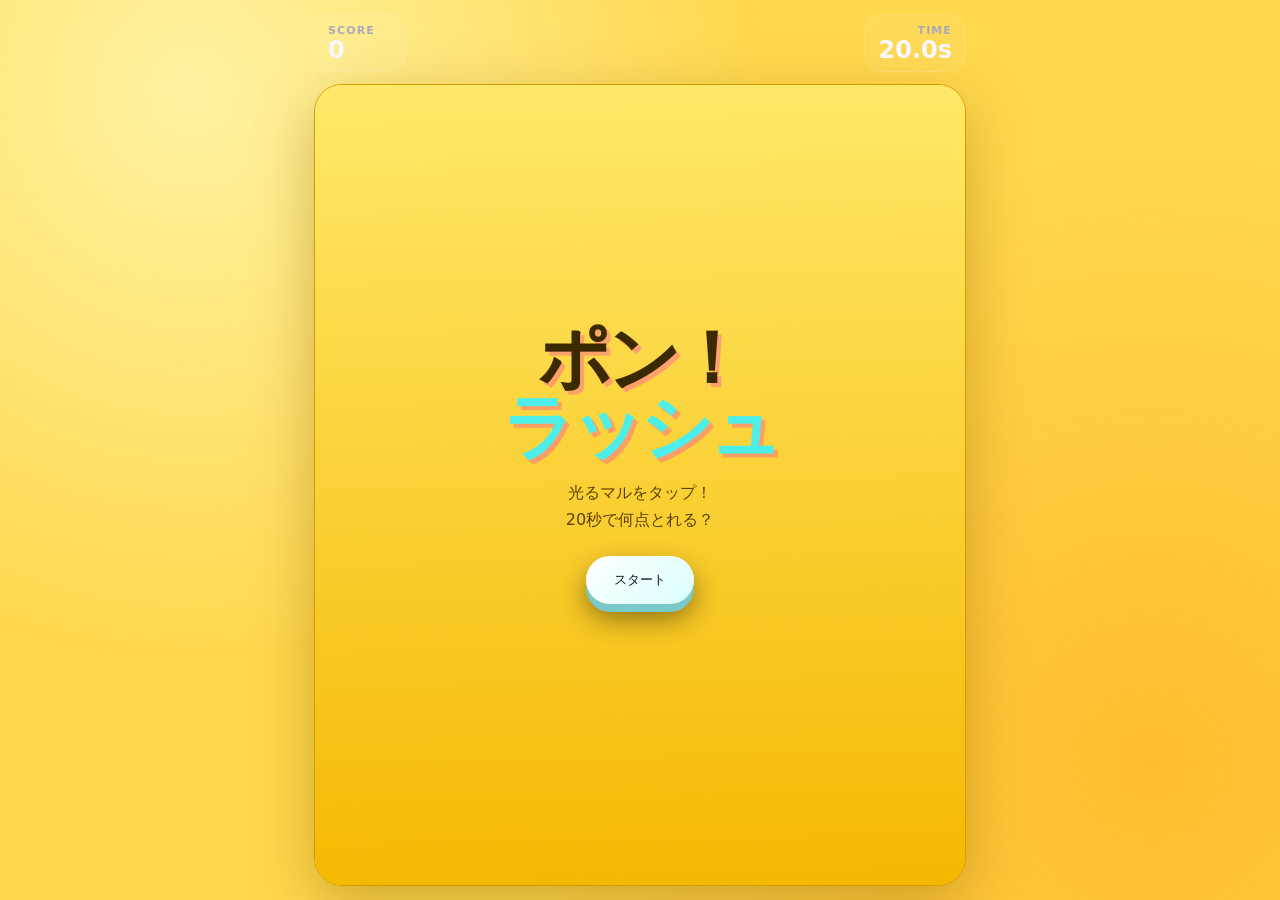
<file: index.html>
<!doctype html>
<html lang="ja">
<head>
  <meta charset="utf-8">
  <meta name="viewport" content="width=device-width, initial-scale=1, viewport-fit=cover, user-scalable=no">
  <meta name="theme-color" content="#ffd84d">
  <title>ポン！ラッシュ</title>
  <style>
    :root { color-scheme: dark; --ink:#f9f7ff; --muted:#aaa8bd; --pink:#ff4fa3; --cyan:#4deeea; }
    * { box-sizing: border-box; -webkit-tap-highlight-color: transparent; }
    html, body { width:100%; height:100%; margin:0; overflow:hidden; overscroll-behavior:none; }
    body {
      font-family: ui-rounded, "Hiragino Maru Gothic ProN", "Yu Gothic", system-ui, sans-serif;
      color:var(--ink); background:#ffd84d; touch-action:none; user-select:none;
    }
    body::before {
      content:""; position:fixed; inset:0; pointer-events:none;
      background: radial-gradient(circle at 15% 10%, #fff3a3 0, transparent 42%), radial-gradient(circle at 90% 85%, #ffbd2e 0, transparent 44%);
    }
    .app { position:relative; width:100%; height:100%; max-width:680px; margin:auto; padding:calc(14px + env(safe-area-inset-top)) 14px calc(14px + env(safe-area-inset-bottom)); display:grid; grid-template-rows:auto 1fr; gap:12px; }
    header { display:flex; justify-content:space-between; gap:8px; z-index:2; }
    .stat { min-width:92px; padding:9px 13px; border:1px solid #ffffff24; border-radius:18px; background:#ffffff0d; backdrop-filter:blur(8px); }
    .stat small { display:block; color:var(--muted); font-size:11px; font-weight:700; letter-spacing:.1em; }
    .stat strong { display:block; margin-top:1px; font-size:24px; line-height:1; font-variant-numeric:tabular-nums; }
    #arena { position:relative; overflow:hidden; border:1px solid #d29b00; border-radius:28px; background:linear-gradient(145deg,#ffe96a,#f5b800); box-shadow:0 20px 60px #8b610066, inset 0 1px #fff8c9; }
    .grid { position:absolute; inset:0; opacity:.17; background-image:linear-gradient(#fff 1px,transparent 1px),linear-gradient(90deg,#fff 1px,transparent 1px); background-size:44px 44px; mask-image:linear-gradient(to bottom,transparent,#000 30%,#000); }
    .panel { position:absolute; inset:0; z-index:3; display:grid; place-content:center; justify-items:center; padding:28px; text-align:center; color:#3b2900; background:linear-gradient(#ffe96af2,#f5b800f2); transition:.2s; }
    .panel.hidden { opacity:0; pointer-events:none; transform:scale(1.04); }
    .logo { margin:0; font-size:clamp(42px,12vw,72px); line-height:.95; letter-spacing:-.07em; text-shadow:4px 4px 0 #ff4fa366; }
    .logo span { color:var(--cyan); }
    .panel p { color:#5c4100; line-height:1.7; margin:18px 0 22px; }
    button { border:0; border-radius:999px; padding:15px 28px; color:#151526; background:linear-gradient(135deg,#fff,#d8fefd); font:900 17px/1 inherit; box-shadow:0 8px 0 #7ac8ca,0 14px 28px #0007; cursor:pointer; }
    button:active { transform:translateY(5px); box-shadow:0 3px 0 #7ac8ca,0 8px 18px #0007; }
    #target { position:absolute; z-index:2; width:84px; height:84px; display:none; border-radius:50%; background:radial-gradient(circle at 35% 28%,#fff 0 7%,#ffb9db 8%,var(--pink) 42%,#cf1974 100%); box-shadow:0 0 0 8px #ff4fa31c,0 12px 25px #0008; transform:translate(-50%,-50%); animation:pulse .55s ease-in-out infinite alternate; }
    #target::after { content:"!"; display:grid; place-items:center; height:100%; color:#fff; font:900 34px/1 system-ui; text-shadow:0 2px 0 #a51362; }
    @keyframes pulse { to { scale:1.08; box-shadow:0 0 0 15px #ff4fa30a,0 14px 28px #0008; } }
    .pop { position:absolute; z-index:4; color:var(--cyan); font-weight:1000; font-size:25px; pointer-events:none; transform:translate(-50%,-50%); animation:pop .65s ease-out forwards; text-shadow:0 2px 8px #000; }
    @keyframes pop { to { opacity:0; transform:translate(-50%,-130%) scale(1.4); } }
    .shake { animation:shake .18s linear; }
    @keyframes shake { 25%{translate:5px} 75%{translate:-5px} }
    .best { margin-top:18px; color:#ffd86b; font-weight:800; min-height:1.5em; }
    @media (max-height:560px) { .app{padding-top:8px}.stat{padding:6px 11px}.stat strong{font-size:20px}.panel p{margin:10px 0 14px}.logo{font-size:38px} }
  </style>
</head>
<body>
  <main class="app">
    <header aria-label="ゲーム情報">
      <div class="stat"><small>SCORE</small><strong id="score">0</strong></div>
      <div class="stat" style="text-align:right"><small>TIME</small><strong><span id="time">20.0</span>s</strong></div>
    </header>
    <section id="arena" aria-label="ゲームエリア">
      <div class="grid"></div>
      <button id="target" aria-label="ターゲットをタップ"></button>
      <div id="panel" class="panel">
        <h1 class="logo">ポン！<br><span>ラッシュ</span></h1>
        <p id="message">光るマルをタップ！<br>20秒で何点とれる？</p>
        <button id="start">スタート</button>
        <div id="best" class="best"></div>
      </div>
    </section>
  </main>
  <script>
    const arena=document.querySelector('#arena'), target=document.querySelector('#target');
    const panel=document.querySelector('#panel'), start=document.querySelector('#start');
    const scoreEl=document.querySelector('#score'), timeEl=document.querySelector('#time');
    const message=document.querySelector('#message'), bestEl=document.querySelector('#best');
    let score=0, playing=false, endAt=0, frame=0, audio;
    const best=()=>Number(localStorage.getItem('ponRushBest')||0);
    const showBest=()=>bestEl.textContent=best()?`ベストスコア  ${best()}`:'';
    showBest();
    function beep(freq=560){
      try { audio??=new (window.AudioContext||window.webkitAudioContext)(); const o=audio.createOscillator(),g=audio.createGain(); o.frequency.value=freq; g.gain.setValueAtTime(.05,audio.currentTime); g.gain.exponentialRampToValueAtTime(.001,audio.currentTime+.08); o.connect(g).connect(audio.destination); o.start(); o.stop(audio.currentTime+.08); } catch(e){}
    }
    function moveTarget(){
      const r=arena.getBoundingClientRect(), size=Math.max(58,84-Math.floor(score/5)*3), pad=size/2+8;
      target.style.width=target.style.height=size+'px';
      target.style.left=pad+Math.random()*Math.max(1,r.width-pad*2)+'px';
      target.style.top=pad+Math.random()*Math.max(1,r.height-pad*2)+'px';
    }
    function begin(){
      score=0; playing=true; endAt=performance.now()+20000; scoreEl.textContent='0'; timeEl.textContent='20.0';
      panel.classList.add('hidden'); target.style.display='block'; moveTarget(); beep(420); tick();
    }
    function tick(){
      if(!playing)return; const left=Math.max(0,endAt-performance.now()); timeEl.textContent=(left/1000).toFixed(1);
      if(left<=0)return finish(); frame=requestAnimationFrame(tick);
    }
    function finish(){
      playing=false; cancelAnimationFrame(frame); target.style.display='none'; beep(180);
      const isBest=score>best(); if(isBest)localStorage.setItem('ponRushBest',score);
      message.innerHTML=`スコアは <b style="color:#4deeea;font-size:1.4em">${score}</b> 点！<br>${isBest?'🎉 ベスト更新！':'もう一回いく？'}`;
      start.textContent='もう一回'; showBest(); panel.classList.remove('hidden');
    }
    target.addEventListener('pointerdown',e=>{
      if(!playing)return; e.preventDefault(); score++; scoreEl.textContent=score; beep(520+Math.min(score,20)*18);
      const p=document.createElement('div'); p.className='pop'; p.textContent='+1'; p.style.left=target.style.left; p.style.top=target.style.top; arena.append(p); setTimeout(()=>p.remove(),650); moveTarget();
    });
    arena.addEventListener('pointerdown',e=>{
      if(playing && e.target!==target){ arena.classList.remove('shake'); void arena.offsetWidth; arena.classList.add('shake'); beep(120); }
    });
    start.addEventListener('click',begin);
    document.addEventListener('visibilitychange',()=>{ if(document.hidden&&playing)finish(); });
  </script>
</body>
</html>
</file>
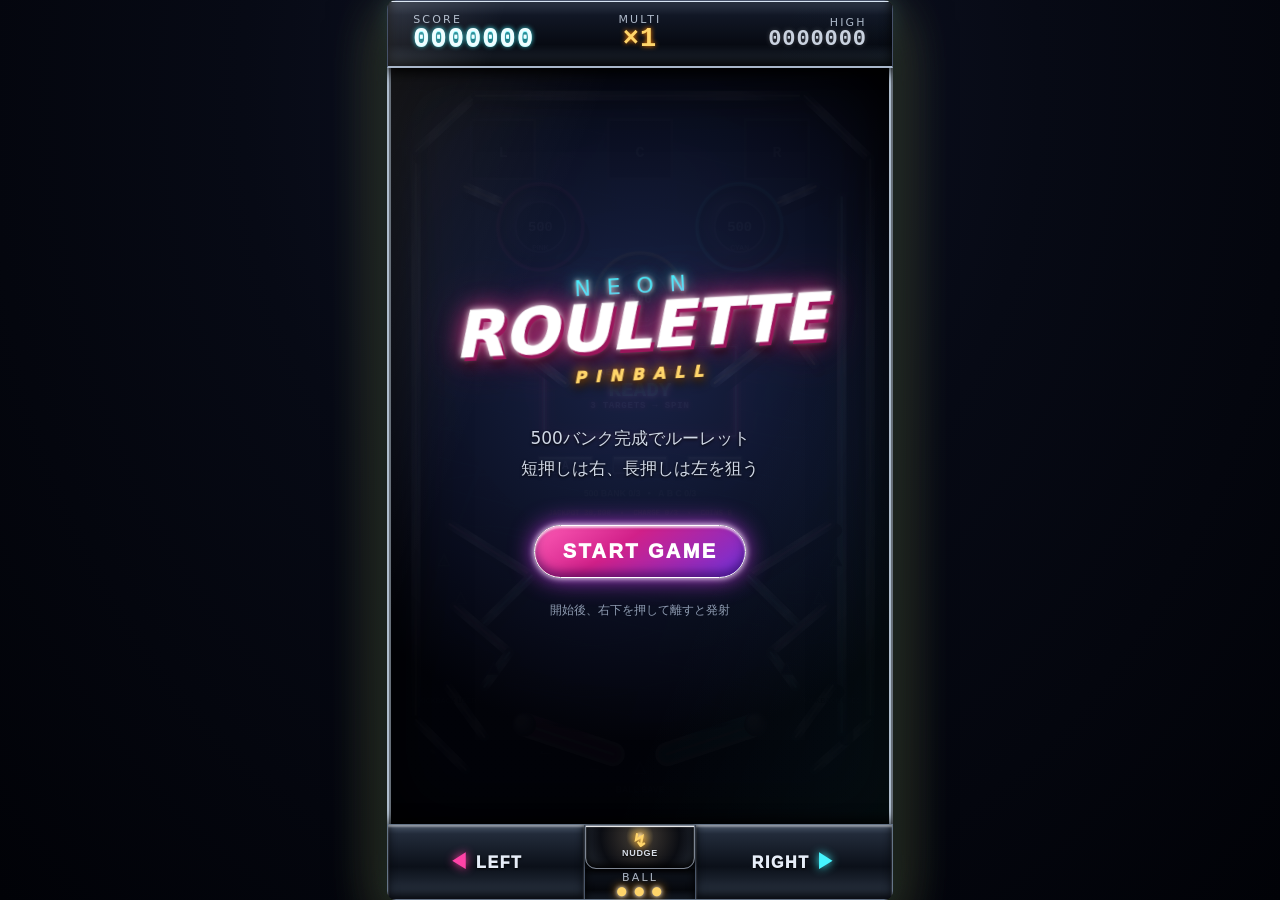
<file: neon-roulette-pinball/index.html>
<!doctype html><html lang="ja"><head>
<meta charset="utf-8"><meta name="viewport" content="width=device-width,initial-scale=1,maximum-scale=1,user-scalable=no,viewport-fit=cover">
<meta name="theme-color" content="#080a13"><meta name="apple-mobile-web-app-capable" content="yes">
<title>ネオン・ルーレット・ピンボール</title><link rel="stylesheet" href="styles.css?v=20260828-3"></head>
<body><main id="game-shell">
<header class="scorebar" aria-label="スコア情報"><div><small>SCORE</small><strong id="score">0000000</strong></div><div class="center-stat"><small>MULTI</small><strong id="multiplier">×1</strong></div><div class="right-stat"><small>HIGH</small><strong id="high-score">0000000</strong></div></header>
<section id="table-wrap"><canvas id="game" width="800" height="1200" aria-label="ピンボール盤面"></canvas>
<div id="lcd" aria-live="polite"><span id="lcd-label">NEON ROULETTE</span><strong id="lcd-main">READY</strong><span id="lcd-sub">3 TARGETS → SPIN</span></div><div id="message" aria-live="polite"></div>
<div id="start-overlay"><div class="logo"><span>NEON</span><strong>ROULETTE</strong><em>PINBALL</em></div><p>500バンク完成でルーレット<br>短押しは右、長押しは左を狙う</p><button id="start-button">START GAME</button><small>開始後、右下を押して離すと発射</small></div></section>
<footer class="controls"><button id="left-control" aria-label="左フリッパー"><span>◀</span> LEFT</button><div class="center-controls"><button id="nudge-control" aria-label="台を揺らす"><span>↯</span><b>NUDGE</b></button><div class="balls"><small>BALL</small><strong id="balls">● ● ●</strong></div></div><button id="right-control" aria-label="右フリッパー／プランジャー">RIGHT <span>▶</span></button></footer>
</main><script type="module" src="js/game.js?v=20260828-3"></script></body></html>
</file>
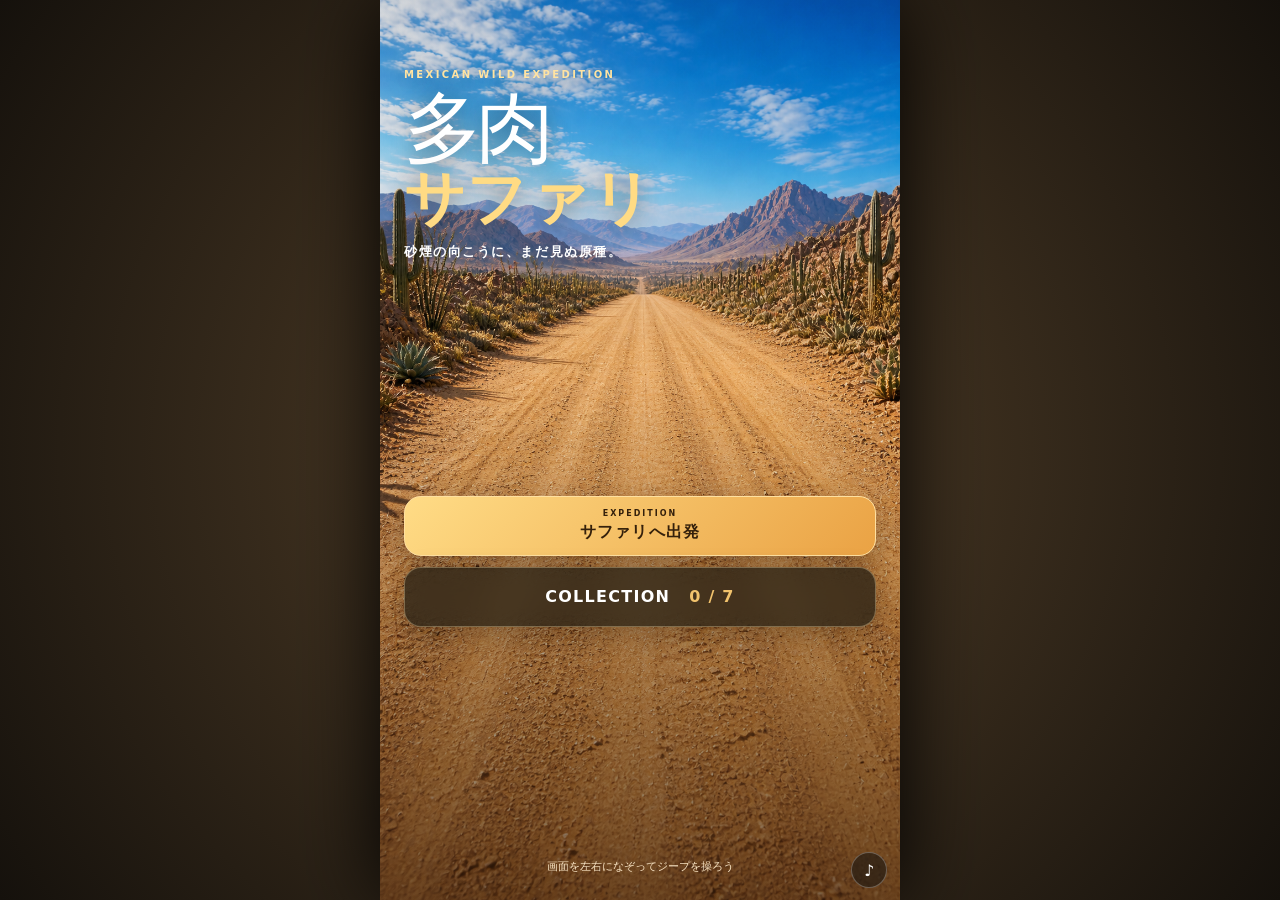
<file: taniku-safari/index.html>
<!doctype html><html lang="ja"><head><meta charset="utf-8"><meta name="viewport" content="width=device-width,initial-scale=1,viewport-fit=cover,user-scalable=no"><meta name="theme-color" content="#bb6d35"><title>多肉サファリ</title><link rel="stylesheet" href="style.css"><style>#hud[hidden]{display:none}#title{background-image:linear-gradient(180deg,#17202926,transparent 42%,#21100699),url('assets/images/background/mexican-trail-wide.png');background-size:cover;background-position:center}#hud>div{padding:6px 9px;border:1px solid #ffe4a82b;border-radius:11px;background:#17130c66;backdrop-filter:blur(6px)}</style></head><body><main id="app"><canvas id="game" aria-label="多肉サファリ"></canvas><div class="vignette"></div>
<section id="title" class="screen active"><div class="brand"><span class="eyebrow">MEXICAN WILD EXPEDITION</span><h1>多肉<br><b>サファリ</b></h1><p>砂煙の向こうに、まだ見ぬ原種。</p></div><div class="actions"><button id="start" class="primary"><small>EXPEDITION</small>サファリへ出発</button><button id="collection" class="secondary">COLLECTION <span id="collectionCount">0 / 7</span></button></div><p class="hint">画面を左右になぞってジープを操ろう</p></section>
<header id="hud" hidden><div><small>SCORE</small><strong id="score">00000</strong></div><div class="speed"><small>SPEED</small><span id="speedBars"></span></div><div><small>RARE</small><strong id="rare">0</strong></div></header><button id="sound">♪</button>
<section id="result" class="screen panel-screen"><article class="panel"><span class="eyebrow">EXPEDITION REPORT</span><h2 id="resultTitle">サファリ終了</h2><div class="result-score"><small>SCORE</small><strong id="finalScore">0</strong></div><div id="haul" class="haul"></div><button id="retry" class="primary">もう一度 出発</button><button class="secondary home">キャンプへ戻る</button></article></section>
<section id="collectionScreen" class="screen panel-screen"><article class="panel"><div class="panel-head"><div><span class="eyebrow">FIELD ARCHIVE</span><h2>Collection Box</h2></div><button class="close home">×</button></div><p class="collection-copy">原生地で出会った特別な多肉たち</p><div id="collectionGrid" class="grid"></div></article></section><div id="toast"></div><div id="flash"></div></main><script type="module" src="src/main.js?v=infinite6"></script></body></html>
</file>
<file: neon-roulette-pinball/styles.css>
:root{color-scheme:dark;--cyan:#45f4ff;--pink:#ff43a7;--amber:#ffd56a;--awake:.06;--pulse:0;--jackpot:0}
*{box-sizing:border-box;-webkit-tap-highlight-color:transparent}
html,body{margin:0;width:100%;height:100%;overflow:hidden;background:#020309;font-family:Inter,ui-rounded,"SF Pro Display",system-ui,sans-serif;touch-action:none;user-select:none;-webkit-touch-callout:none}
body{display:grid;place-items:center;background:radial-gradient(ellipse at 50% 10%,rgba(55,68,122,calc(.25 + var(--awake)*.3)) 0,#070a15 44%,#010207 100%);transition:background .5s ease}
#game-shell{width:min(100vw,56.25vh,540px);height:min(100dvh,177.78vw,960px);display:grid;grid-template-rows:7.5% 84% 8.5%;position:relative;padding-top:env(safe-area-inset-top);padding-bottom:env(safe-area-inset-bottom);filter:drop-shadow(0 18px 28px #000) drop-shadow(0 0 calc(8px + var(--awake)*22px) rgba(69,244,255,.2)) drop-shadow(0 0 calc(var(--jackpot)*24px) rgba(255,190,72,.34));border-radius:9px;overflow:hidden;background:#060812}
.scorebar{z-index:4;display:grid;grid-template-columns:1fr .55fr 1fr;align-items:center;padding:3px 5%;border:1px solid #465169;border-bottom:2px solid #a9b7ca;background:linear-gradient(180deg,#30394a 0,#111725 22%,#070a12 67%,#242d3a 100%);box-shadow:inset 0 1px #d8e5f3,inset 0 -5px 12px #000,0 4px 12px #000;position:relative}
.scorebar:after{content:"";position:absolute;inset:0;pointer-events:none;background:linear-gradient(105deg,rgba(255,255,255,.12),transparent 23%,transparent 70%,rgba(69,244,255,calc(var(--awake)*.13)))}
.scorebar div{display:flex;flex-direction:column}.scorebar small,.balls small{color:#aeb9c9;font-size:clamp(7px,1.9vw,11px);letter-spacing:.2em}.scorebar strong{color:#effdff;font:700 clamp(15px,4.6vw,27px)/1 "Courier New",monospace;letter-spacing:.04em;text-shadow:0 0 calc(5px + var(--awake)*9px) var(--cyan),0 1px #fff}.scorebar .center-stat{align-items:center}.scorebar .center-stat strong{color:var(--amber);text-shadow:0 0 calc(5px + var(--awake)*10px) #ff8300}.scorebar .right-stat{align-items:flex-end}.scorebar .right-stat strong{font-size:clamp(12px,3.6vw,22px);color:#cad2df;text-shadow:0 0 5px rgba(255,255,255,.22)}
#table-wrap{--nudge-dir:1;position:relative;overflow:hidden;border-left:4px ridge #aebdcd;border-right:4px ridge #aebdcd;background:#060914;box-shadow:inset 17px 0 25px rgba(0,0,0,.62),inset -17px 0 25px rgba(0,0,0,.62);transform-origin:50% 88%;will-change:transform}
#table-wrap:before{content:"";position:absolute;z-index:2;inset:0;pointer-events:none;border:1px solid rgba(208,237,255,.35);box-shadow:inset 0 0 20px rgba(129,219,255,calc(.03 + var(--awake)*.09))}
#table-wrap:after{content:"";position:absolute;z-index:3;inset:0;pointer-events:none;background:linear-gradient(112deg,rgba(255,255,255,.14) 0,rgba(255,255,255,.022) 18%,transparent 19%,transparent 62%,rgba(91,217,255,.055) 63%,transparent 80%),radial-gradient(ellipse at 50% 0,rgba(255,221,151,calc(var(--jackpot)*.14)),transparent 58%);mix-blend-mode:screen}
#table-wrap.nudging{animation:cabinetNudge .18s cubic-bezier(.22,.75,.32,1)}#table-wrap.tilt-shock{animation:tiltShock .42s ease-out}@keyframes cabinetNudge{0%{transform:translateX(0) rotate(0)}28%{transform:translateX(calc(var(--nudge-dir)*3px)) rotate(calc(var(--nudge-dir)*.18deg))}62%{transform:translateX(calc(var(--nudge-dir)*-1.5px)) rotate(calc(var(--nudge-dir)*-.08deg))}100%{transform:none}}@keyframes tiltShock{0%,100%{transform:none}20%{transform:translate(4px,-2px) rotate(.25deg)}40%{transform:translate(-5px,1px) rotate(-.28deg)}65%{transform:translate(3px,0) rotate(.16deg)}}
#game{width:100%;height:100%;display:block}
#lcd{position:absolute;z-index:1;left:30.75%;top:36.8%;width:38.5%;height:11.8%;display:flex;flex-direction:column;align-items:center;justify-content:center;color:#ffb5de;text-align:center;pointer-events:none;transform:perspective(240px) rotateX(-2deg);text-shadow:0 0 7px #f04;filter:drop-shadow(0 0 calc(2px + var(--pulse)*8px) var(--pink))}
#lcd span{font:750 clamp(5px,1.45vw,9px)/1.3 "Courier New",monospace;letter-spacing:.09em;opacity:.82}#lcd strong{max-width:96%;font:900 clamp(10px,3.5vw,21px)/1.02 "Courier New",monospace;color:#fff;text-shadow:0 0 4px #fff,0 0 calc(9px + var(--pulse)*16px) var(--pink)}#lcd.spin strong{animation:lcdPulse .11s infinite alternate}@keyframes lcdPulse{to{transform:scale(1.06);color:var(--amber);filter:brightness(1.4)}}
#message{position:absolute;z-index:4;top:17%;left:8%;width:84%;text-align:center;color:#fff;font-weight:950;font-size:clamp(15px,4.8vw,29px);letter-spacing:.08em;text-shadow:0 2px 0 #8a174f,0 0 8px #fff,0 0 24px var(--pink);opacity:0;pointer-events:none;transform:scale(.8)}#message.show{animation:pop 1.15s ease-out}@keyframes pop{12%{opacity:1;transform:scale(1.14)}70%{opacity:1;transform:scale(1)}100%{opacity:0;transform:translateY(-22px)}}
#start-overlay{position:absolute;inset:0;z-index:5;display:flex;flex-direction:column;align-items:center;justify-content:center;gap:4%;padding:15%;text-align:center;background:radial-gradient(circle at 50% 39%,rgba(27,37,76,.94),rgba(2,3,9,.985) 72%);transition:opacity .3s,visibility .3s;box-shadow:inset 0 0 70px #000}
#start-overlay:after{content:"";position:absolute;inset:0;pointer-events:none;background:linear-gradient(112deg,rgba(255,255,255,.08),transparent 28%,transparent 65%,rgba(69,244,255,.045));mix-blend-mode:screen}
#start-overlay.hidden{opacity:0;pointer-events:none;visibility:hidden}.logo{display:flex;flex-direction:column;transform:rotate(-3deg);filter:drop-shadow(0 5px 4px #000)}.logo span{font-size:clamp(14px,4vw,22px);letter-spacing:.72em;color:var(--cyan);text-shadow:0 0 5px #fff,0 0 14px var(--cyan),0 0 30px rgba(69,244,255,.55)}.logo strong{font-size:clamp(35px,11vw,64px);line-height:.9;font-style:italic;color:#fff;-webkit-text-stroke:1px rgba(255,255,255,.7);text-shadow:3px 4px 0 #9b155b,0 0 7px #fff,0 0 24px var(--pink),0 0 48px rgba(255,67,167,.38)}.logo em{font-weight:950;letter-spacing:.55em;color:var(--amber);margin-top:9px;text-shadow:0 0 12px #ff8a00}.logo span,.logo strong,.logo em{position:relative;z-index:1}#start-overlay p{font-size:clamp(11px,3.2vw,17px);color:#d0d8e6;line-height:1.75;text-shadow:0 1px 3px #000}#start-button{position:relative;z-index:1;border:1px solid #fff;border-radius:99px;padding:14px 28px;background:linear-gradient(145deg,#ff5db7 0,#d12089 40%,#6c32db 100%);box-shadow:inset 0 2px 2px rgba(255,255,255,.65),inset 0 -5px 10px rgba(31,0,70,.55),0 0 6px #fff,0 0 24px #c338e6;color:#fff;font-weight:950;letter-spacing:.12em;font-size:clamp(13px,3.7vw,20px)}#start-button:active{transform:translateY(2px);filter:brightness(1.2)}#start-overlay small{color:#8f9cb2;font-size:clamp(8px,2.2vw,12px)}
.controls{display:grid;grid-template-columns:1fr .56fr 1fr;gap:1px;z-index:4;background:#4a5669;border:1px solid #657487;box-shadow:0 -3px 12px #000}.controls button{border:0;color:#e6edf8;background:linear-gradient(180deg,#485568 0,#222b3a 12%,#0b1019 56%,#2d3746 100%);font-weight:950;letter-spacing:.1em;font-size:clamp(10px,3vw,16px);touch-action:none;box-shadow:inset 0 2px 2px rgba(255,255,255,.42),inset 0 -5px 9px #06080d;text-shadow:0 1px 2px #000;transition:filter .08s,box-shadow .08s}.controls button.active{filter:brightness(1.28);color:#fff;box-shadow:inset 0 0 18px rgba(255,67,167,.7),inset 0 2px 2px #fff,0 0 17px rgba(255,67,167,.55)}#right-control.active{box-shadow:inset 0 0 18px rgba(69,244,255,.68),inset 0 2px 2px #fff,0 0 17px rgba(69,244,255,.5)}.controls button span{color:var(--pink);font-size:1.2em;text-shadow:0 0 10px var(--pink)}#right-control span{color:var(--cyan);text-shadow:0 0 10px var(--cyan)}.center-controls{min-width:0;display:grid;grid-template-rows:60% 40%;background:linear-gradient(#151c28,#04060b);box-shadow:inset 0 2px 8px #000}.center-controls .balls{min-height:0}.balls{display:flex;flex-direction:column;align-items:center;justify-content:center;background:linear-gradient(#111722,#05070c 70%,#151c27);box-shadow:inset 0 3px 8px #000}.balls strong{font-size:clamp(7px,2.2vw,12px);letter-spacing:.12em;color:var(--amber);text-shadow:0 0 5px #fff,0 0 11px #f90}#nudge-control{position:relative;border:1px solid #7f8794;border-radius:0 0 11px 11px!important;padding:0 2px;background:radial-gradient(circle at 50% 25%,#f8f3dd 0,#82724f 8%,#312d2a 22%,#0b0d13 63%,#252b35 100%);box-shadow:inset 0 1px 1px #fff,inset 0 -3px 7px #000,0 1px 4px #000!important;color:#d8dee8;font-size:clamp(6px,1.7vw,9px)!important;letter-spacing:.08em!important}#nudge-control span{display:block;color:var(--amber);font-size:clamp(11px,3vw,18px);line-height:.65;text-shadow:0 0 8px #ff9d00}#nudge-control b{font-size:inherit}#nudge-control:active,#nudge-control.active{filter:brightness(1.3);box-shadow:inset 0 0 12px rgba(255,213,106,.45),inset 0 1px #fff,0 0 9px rgba(255,174,48,.45)!important}
.tilted #table-wrap{filter:saturate(.35) contrast(1.08)}.tilted #lcd{color:#ff3d61;filter:drop-shadow(0 0 10px #f00)}.tilted .controls>button,.tilted #nudge-control{filter:brightness(.52) saturate(.3)}.tilted #nudge-control:after{content:"TILT";position:absolute;inset:0;display:grid;place-items:center;color:#ff4364;background:rgba(12,0,4,.82);font-size:clamp(7px,2vw,11px);text-shadow:0 0 7px red}
body[data-light-stage="2"] #game-shell,body[data-light-stage="3"] #game-shell,body[data-light-stage="4"] #game-shell{filter:drop-shadow(0 18px 28px #000) drop-shadow(0 0 19px rgba(69,244,255,.24))}body[data-light-stage="4"] .scorebar{box-shadow:inset 0 1px #fff,inset 0 -5px 12px #000,0 0 17px rgba(255,67,167,.32)}
body[data-light-stage="4"] #table-wrap:before{box-shadow:inset 0 0 28px rgba(129,219,255,.16),inset 0 0 65px rgba(255,67,167,.05)}
@media (min-aspect-ratio:9/16){#game-shell{border-radius:9px}}
</file>
<file: taniku-safari/style.css>
:root{font-family:Inter,"Noto Sans JP",system-ui,sans-serif;color:#fff;background:#17150f;--gold:#f2c36d}*{box-sizing:border-box}html,body{margin:0;width:100%;height:100%;overflow:hidden;touch-action:none;background:#17150f}button{font:inherit}#app{position:relative;width:100%;height:100%;max-width:520px;margin:auto;overflow:hidden;background:#c37742}canvas{position:absolute;width:100%;height:100%;touch-action:none}.vignette{position:absolute;inset:0;pointer-events:none;background:linear-gradient(180deg,#05101422,transparent 28%,transparent 70%,#13090377),radial-gradient(ellipse at center,transparent 55%,#0f08034d);mix-blend-mode:multiply}.screen{position:absolute;inset:0;display:flex;flex-direction:column;opacity:0;visibility:hidden;transition:.35s;pointer-events:none}.screen.active{opacity:1;visibility:visible;pointer-events:auto}#title{padding:max(7vh,48px) 24px calc(env(safe-area-inset-bottom) + 26px);justify-content:space-between;background:linear-gradient(180deg,#1a1b1314,transparent 55%,#170d0677)}.brand{text-shadow:0 3px 22px #28140673}.eyebrow{font-size:10px;letter-spacing:.24em;font-weight:800;color:#ffe3a2}.brand h1{font-family:Georgia,"Yu Mincho",serif;font-size:clamp(54px,15vw,78px);line-height:.82;margin:15px 0 18px;letter-spacing:-.08em;font-weight:500}.brand h1 b{font-size:.77em;color:#ffdb84;letter-spacing:.02em}.brand p{font-family:serif;font-weight:700;letter-spacing:.12em;font-size:13px}.actions{display:grid;gap:11px}.primary,.secondary{border:0;border-radius:17px;min-height:60px;padding:12px 22px;font-weight:900;letter-spacing:.08em;box-shadow:0 10px 28px #1d0e0447}.primary{color:#34200b;background:linear-gradient(135deg,#ffdc86,#eaa244);border:1px solid #ffe0a0}.primary small{display:block;font-size:8px;letter-spacing:.25em;margin-bottom:4px}.secondary{background:#211c12b8;border:1px solid #ffe7b052;color:#fff;backdrop-filter:blur(12px)}.secondary span{color:var(--gold);margin-left:12px}.hint{text-align:center;font-size:11px;margin:10px 0 0;color:#f8e4c4}#hud{position:absolute;z-index:4;top:0;left:0;right:0;padding:calc(env(safe-area-inset-top) + 12px) 18px 10px;display:flex;justify-content:space-between;background:linear-gradient(#152025aa,transparent);text-shadow:0 2px 8px #000}#hud div{display:flex;flex-direction:column}#hud div:last-child{text-align:right}#hud small{font-size:8px;letter-spacing:.2em;color:#ffe4a8}#hud strong{font-size:20px;font-family:monospace}.speed{align-items:center}#speedBars{display:flex;gap:3px;margin-top:8px}#speedBars i{width:5px;height:14px;border-radius:4px;background:#ffffff36}#speedBars i.on{background:#ffca65;box-shadow:0 0 8px #ffb43b}#sound{position:absolute;z-index:8;right:13px;bottom:calc(env(safe-area-inset-bottom) + 12px);width:36px;height:36px;border-radius:50%;border:1px solid #fff4;background:#211a12aa;color:#fff}.panel-screen{justify-content:flex-end;background:#15110b80;backdrop-filter:blur(4px);padding:18px 15px calc(env(safe-area-inset-bottom) + 16px)}.panel{background:linear-gradient(145deg,#3b3021f5,#1e1a14f8);border:1px solid #f8d68e45;border-radius:28px;padding:28px 22px;box-shadow:0 20px 60px #0008;max-height:88vh;overflow:auto}.panel h2{font-family:Georgia,serif;font-size:30px;margin:6px 0 18px}.result-score{padding:18px;border-radius:18px;text-align:center;background:#0d0c093f;border:1px solid #fff1}.result-score small{display:block;letter-spacing:.2em;color:#d9bd85}.result-score strong{font-size:52px;color:#ffd77e}.haul{display:flex;gap:7px;margin:14px 0 18px;min-height:44px;flex-wrap:wrap}.haul span{background:#ffffff10;border-radius:99px;padding:7px 10px;font-size:11px}.panel .primary,.panel .secondary{width:100%;margin-top:9px;min-height:54px}.panel-head{display:flex;align-items:start;justify-content:space-between}.close{width:42px;height:42px;border-radius:50%;border:1px solid #fff3;background:#ffffff0c;color:#fff;font-size:26px}.collection-copy{color:#cbbfa9;font-size:12px;margin-top:-12px}.grid{display:grid;grid-template-columns:repeat(2,1fr);gap:10px}.card{position:relative;min-height:152px;padding:8px;border-radius:17px;background:linear-gradient(150deg,#ffffff13,#0002);border:1px solid #fff1;overflow:hidden}.card.locked{filter:saturate(.2);opacity:.52}.card canvas{position:relative;width:100%;height:88px}.card b{display:block;font-family:Georgia,serif;font-size:13px}.card small{color:#d9b86e;font-size:8px;letter-spacing:.12em}.card em{position:absolute;right:7px;top:7px;font-style:normal;font-size:8px;padding:4px 6px;border-radius:9px;background:#19130dbb}#toast{position:absolute;z-index:7;left:50%;top:25%;transform:translate(-50%,-20px) scale(.8);opacity:0;text-align:center;font-family:Georgia,serif;font-weight:900;white-space:nowrap;text-shadow:0 3px 15px #000;color:#fff;font-size:24px;pointer-events:none}#toast.show{animation:toast .9s ease-out}#toast.big{font-size:34px;color:#ffe489}#flash{position:absolute;inset:0;pointer-events:none;opacity:0;background:#fff}#flash.on{animation:flash .45s}@keyframes toast{0%{opacity:0;transform:translate(-50%,20px) scale(.65)}25%{opacity:1;transform:translate(-50%,0) scale(1.1)}75%{opacity:1}100%{opacity:0;transform:translate(-50%,-35px)}}@keyframes flash{0%{opacity:.7}100%{opacity:0}}@media(min-width:521px){body{background:radial-gradient(circle,#57432b,#15110c)}#app{box-shadow:0 0 80px #000}}
</file>
